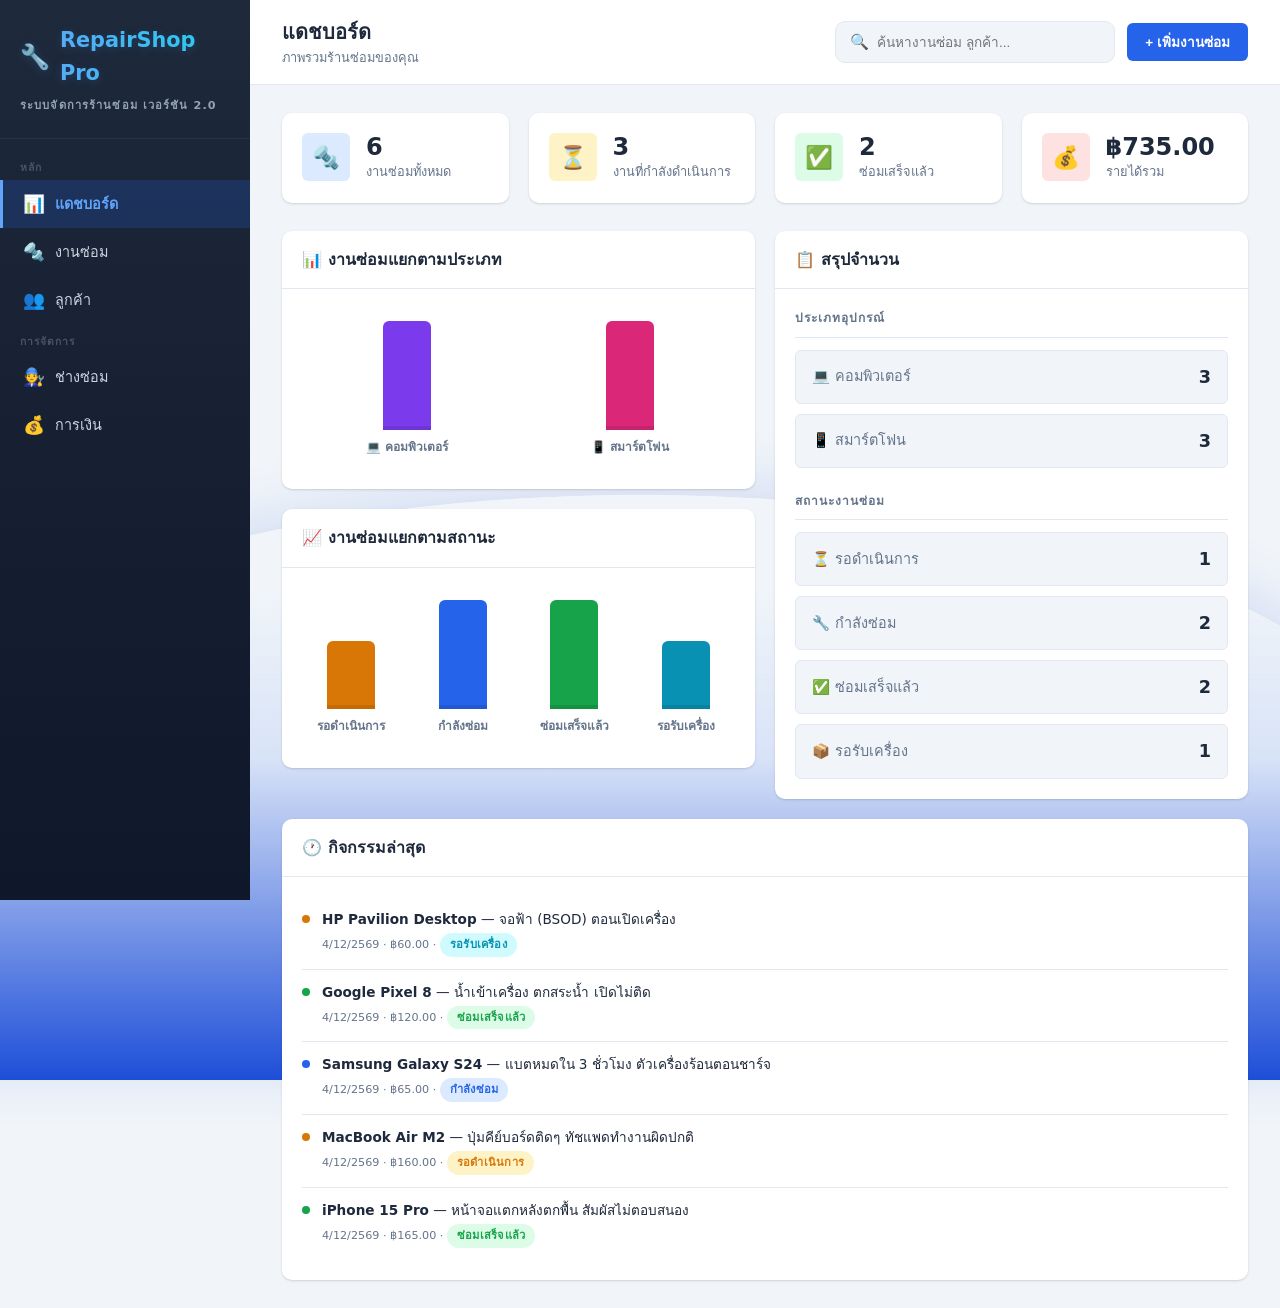
<file: index.html>
<!DOCTYPE html>
<html lang="th">
<head>
    <meta charset="UTF-8">
    <meta name="viewport" content="width=device-width, initial-scale=1.0">
    <title>RepairShop Pro — ระบบจัดการร้านซ่อมคอมพิวเตอร์และสมาร์ตโฟน</title>
    <link rel="stylesheet" href="style.css">
</head>
<body>

<!-- ───────── APP SHELL ───────── -->
<div class="app">
    <!-- SIDEBAR -->
    <aside class="sidebar" id="sidebar">
        <div class="sidebar-brand">
            <h1><span class="icon">🔧</span> RepairShop Pro</h1>
            <p>ระบบจัดการร้านซ่อม เวอร์ชัน 2.0</p>
        </div>
        <nav>
            <div class="nav-section">หลัก</div>
            <div class="nav-item active" data-page="dashboard">
                <span class="icon">📊</span> แดชบอร์ด
            </div>
            <div class="nav-item" data-page="repairs">
                <span class="icon">🔩</span> งานซ่อม
            </div>
            <div class="nav-item" data-page="customers">
                <span class="icon">👥</span> ลูกค้า
            </div>
            <div class="nav-section">การจัดการ</div>
            <div class="nav-item" data-page="technicians">
                <span class="icon">🧑‍🔧</span> ช่างซ่อม
            </div>
            <div class="nav-item" data-page="billing">
                <span class="icon">💰</span> การเงิน
            </div>
        </nav>
    </aside>

    <!-- MAIN -->
    <div class="main">
        <!-- TOP BAR -->
        <header class="topbar">
            <div class="topbar-left">
                <h2 id="pageTitle">แดชบอร์ด</h2>
                <p id="pageSubtitle">ภาพรวมร้านซ่อมของคุณ</p>
            </div>
            <div class="topbar-right">
                <div class="search-box">
                    <span class="icon">🔍</span>
                    <input type="search" id="globalSearch" placeholder="ค้นหางานซ่อม ลูกค้า..." autocomplete="off">
                </div>
                <button class="btn btn-primary" id="addNewBtn">+ เพิ่มงานซ่อม</button>
            </div>
        </header>

        <!-- CONTENT -->
        <div class="content">

            <!-- ════════════ DASHBOARD PAGE ════════════ -->
            <div class="page active" id="page-dashboard">
                <div class="stats-grid" id="statsGrid"></div>
                
                <!-- โครงสร้าง Grid แบ่งซ้าย-ขวา -->
                <div style="display:grid; grid-template-columns:1fr 1fr; gap:20px; align-items: stretch;">
                    
                    <!-- ฝั่งซ้าย: กราฟ Type อยู่บน Status -->
                    <div style="display:flex; flex-direction:column; gap:20px;">
                        <div class="card">
                            <div class="card-header"><h3>📊 งานซ่อมแยกตามประเภท</h3></div>
                            <div class="card-body"><div class="chart-bars" id="typeChart"></div></div>
                        </div>
                        <div class="card">
                            <div class="card-header"><h3>📈 งานซ่อมแยกตามสถานะ</h3></div>
                            <div class="card-body"><div class="chart-bars" id="statusChart"></div></div>
                        </div>
                    </div>

                    <!-- ฝั่งขวา: สรุปจำนวนอุปกรณ์และสถานะ -->
                    <div class="card" style="display: flex; flex-direction: column;">
                        <div class="card-header"><h3>📋 สรุปจำนวน</h3></div>
                        <!-- เพิ่ม id="summaryCounts" ตรงนี้เพื่อให้ app.js ดึงข้อมูลมาแสดง -->
                        <div class="card-body" id="summaryCounts" style="flex-grow: 1;">
                            <!-- ข้อมูลจะถูกโหลดผ่าน JavaScript -->
                        </div>
                    </div>

                </div>
                
                <div class="card" style="margin-top:20px;">
                    <div class="card-header"><h3>🕐 กิจกรรมล่าสุด</h3></div>
                    <div class="card-body"><div class="activity-list" id="recentActivity"></div></div>
                </div>
            </div>

            <!-- ════════════ REPAIRS PAGE ════════════ -->
            <div class="page" id="page-repairs">
                <div style="display:flex; gap:12px; margin-bottom:18px; flex-wrap:wrap; align-items:center;">
                    <div class="select-wrapper">
                        <select id="filterStatus" class="custom-select">
                            <option value="">📋 ทุกสถานะ</option>
                            <option value="Pending">⏳ รอดำเนินการ</option>
                            <option value="In Progress">🔧 กำลังซ่อม</option>
                            <option value="Completed">✅ ซ่อมเสร็จแล้ว</option>
                            <option value="Ready for Pickup">📦 รอรับเครื่อง</option>
                            <option value="Cancelled">❌ ยกเลิก</option>
                        </select>
                    </div>

                    <div class="select-wrapper">
                        <select id="filterType" class="custom-select">
                            <option value="">⚙️ ทุกประเภท</option>
                            <option value="Computer">💻 คอมพิวเตอร์</option>
                            <option value="Smartphone">📱 สมาร์ตโฟน</option>
                        </select>
                    </div>
                    <button class="btn btn-primary" onclick="openRepairModal()">+ เพิ่มงานซ่อม</button>
                </div>
                <div class="card">
                    <div class="card-body">
                        <div class="table-wrap">
                            <table>
                                <thead>
                                    <tr>
                                        <th>รหัส</th>
                                        <th>ลูกค้า</th>
                                        <th>อุปกรณ์</th>
                                        <th>ประเภท</th>
                                        <th>อาการเสีย</th>
                                        <th>สถานะ</th>
                                        <th>การชำระเงิน</th>
                                        <th>ค่าซ่อม</th>
                                        <th>วันที่</th>
                                        <th>จัดการ</th>
                                    </tr>
                                </thead>
                                <tbody id="repairsTable"></tbody>
                            </table>
                        </div>
                        <div class="empty-state" id="repairsEmpty" style="display:none;">
                            <div class="icon">🔩</div>
                            <h4>ยังไม่มีงานซ่อม</h4>
                            <p>คลิกปุ่ม "เพิ่มงานซ่อม" เพื่อเพิ่มงานซ่อมรายการแรก</p>
                        </div>
                    </div>
                </div>
            </div>

            <!-- ════════════ CUSTOMERS PAGE ════════════ -->
            <div class="page" id="page-customers">
                <div style="display:flex; gap:10px; margin-bottom:18px;">
                    <button class="btn btn-primary" onclick="openCustomerModal()">+ เพิ่มลูกค้า</button>
                </div>
                <div class="card">
                    <div class="card-body">
                        <div class="table-wrap">
                            <table>
                                <thead><tr><th>รหัส</th><th>ชื่อ-นามสกุล</th><th>อีเมล</th><th>เบอร์โทรศัพท์</th><th>จำนวนงานซ่อม</th><th>ยอดใช้จ่ายรวม</th><th>จัดการ</th></tr></thead>
                                <tbody id="customersTable"></tbody>
                            </table>
                        </div>
                        <div class="empty-state" id="customersEmpty" style="display:none;">
                            <div class="icon">👥</div>
                            <h4>ยังไม่มีข้อมูลลูกค้า</h4>
                            <p>เพิ่มลูกค้ารายแรกเพื่อเริ่มต้นใช้งาน</p>
                        </div>
                    </div>
                </div>
            </div>

            <!-- ════════════ TECHNICIANS PAGE ════════════ -->
            <div class="page" id="page-technicians">
                <div style="display:flex; gap:10px; margin-bottom:18px;">
                    <button class="btn btn-primary" onclick="openTechnicianModal()">+ เพิ่มช่างซ่อม</button>
                </div>
                <div class="card">
                    <div class="card-body">
                        <div class="table-wrap">
                            <table>
                                <thead><tr><th>รหัส</th><th>ชื่อ-นามสกุล</th><th>ความเชี่ยวชาญ</th><th>งานที่กำลังซ่อม</th><th>ซ่อมเสร็จแล้ว</th><th>คะแนน</th><th>จัดการ</th></tr></thead>
                                <tbody id="techniciansTable"></tbody>
                            </table>
                        </div>
                        <div class="empty-state" id="techniciansEmpty" style="display:none;">
                            <div class="icon">🧑‍🔧</div>
                            <h4>ยังไม่มีข้อมูลช่างซ่อม</h4>
                            <p>เพิ่มช่างซ่อมเพื่อมอบหมายงานซ่อม</p>
                        </div>
                    </div>
                </div>
            </div>

            <!-- ════════════ BILLING PAGE ════════════ -->
            <div class="page" id="page-billing">
                <div class="stats-grid" id="billingStats"></div>
                <div class="card">
                    <div class="card-header"><h3>💰 ใบแจ้งหนี้</h3></div>
                    <div class="card-body">
                        <div class="table-wrap">
                            <table>
                                <thead><tr><th>เลขที่ใบแจ้งหนี้</th><th>ลูกค้า</th><th>งานซ่อม</th><th>ค่าอะไหล่</th><th>ค่าแรง</th><th>ภาษี</th><th>รวม</th><th>สถานะการชำระเงิน</th><th>จัดการ</th></tr></thead>
                                <tbody id="billingTable"></tbody>
                            </table>
                        </div>
                        <div class="empty-state" id="billingEmpty" style="display:none;">
                            <div class="icon">💰</div>
                            <h4>ยังไม่มีใบแจ้งหนี้</h4>
                            <p>ใบแจ้งหนี้จะถูกสร้างอัตโนมัติเมื่องานซ่อมเสร็จสิ้น</p>
                        </div>
                    </div>
                </div>
            </div>
        </div>
    </div>
</div>

<!-- ══════════════════════════════════════════ -->
<!-- MODALS -->
<!-- ══════════════════════════════════════════ -->

<!-- REPAIR MODAL -->
<div class="modal-overlay" id="repairModal">
    <div class="modal">
        <div class="modal-header">
            <h3 id="repairModalTitle">เพิ่มงานซ่อม</h3>
            <button class="modal-close" onclick="closeModal('repairModal')">&times;</button>
        </div>
        <div class="modal-body">
            <form id="repairForm" class="form-grid" onsubmit="saveRepair(event)">
                <input type="hidden" id="repairId">
                <div class="form-group">
                    <label>ประเภทอุปกรณ์ *</label>
                    <select id="repairDeviceType" required onchange="toggleDeviceFields()">
                        <option value="">เลือกประเภท...</option>
                        <option value="Computer">คอมพิวเตอร์</option>
                        <option value="Smartphone">สมาร์ตโฟน</option>
                    </select>
                </div>
                <div class="form-group">
                    <label>ลูกค้า *</label>
                    <select id="repairCustomer" required></select>
                </div>
                <div class="form-group">
                    <label>ช่างผู้รับผิดชอบ</label>
                    <select id="repairTechnician">
                        <option value="">ยังไม่มอบหมาย</option>
                    </select>
                </div>
                <div class="form-group">
                    <label>ชื่ออุปกรณ์ *</label>
                    <input type="text" id="repairDeviceName" placeholder="เช่น Dell XPS 15" required>
                </div>
                <div class="form-group" id="computerSpecGroup">
                    <label>ระบบปฏิบัติการ / แพลตฟอร์ม</label>
                    <input type="text" id="repairOS" placeholder="เช่น Windows 11, macOS">
                </div>
                <div class="form-group" id="phoneSpecGroup">
                    <label>ระบบปฏิบัติการมือถือ</label>
                    <select id="repairPhoneOS">
                        <option value="">เลือกระบบปฏิบัติการ...</option>
                        <option value="iOS">iOS</option>
                        <option value="Android">Android</option>
                        <option value="HarmonyOS">HarmonyOS</option>
                    </select>
                </div>
                <div class="form-group full">
                    <label>อาการเสีย *</label>
                    <textarea id="repairIssue" placeholder="อธิบายอาการเสีย..." required></textarea>
                </div>
                <div class="form-group">
                    <label>สถานะ</label>
                    <select id="repairStatus">
                        <option value="Pending">รอดำเนินการ</option>
                        <option value="In Progress">กำลังซ่อม</option>
                        <option value="Completed">ซ่อมเสร็จแล้ว</option>
                        <option value="Ready for Pickup">รอรับเครื่อง</option>
                        <option value="Cancelled">ยกเลิก</option>
                    </select>
                </div>
                <div class="form-group">
                    <label>สถานะการชำระเงิน</label>
                    <select id="repairPaymentStatus">
                        <option value="Unpaid">ยังไม่ชำระเงิน</option>
                        <option value="Paid">ชำระเงินแล้ว</option>
                    </select>
                </div>
                <div class="form-group">
                    <label>ค่าอะไหล่ (บาท)</label>
                    <input type="number" id="repairPartsCost" min="0" step="0.01" value="0">
                </div>
                <div class="form-group">
                    <label>ชั่วโมงงานซ่อม</label>
                    <input type="number" id="repairLaborHours" min="0" step="0.5" value="1">
                </div>
                <div class="form-group">
                    <label>ความสำคัญ</label>
                    <select id="repairPriority">
                        <option value="Normal">ปกติ</option>
                        <option value="High">สูง</option>
                        <option value="Urgent">ด่วนมาก</option>
                    </select>
                </div>
                <div class="form-group full">
                    <label>บันทึกเพิ่มเติม</label>
                    <textarea id="repairNotes" placeholder="หมายเหตุอื่น ๆ..."></textarea>
                </div>
                <div class="form-actions">
                    <button type="button" class="btn btn-outline" onclick="closeModal('repairModal')">ยกเลิก</button>
                    <button type="submit" class="btn btn-primary">บันทึกงานซ่อม</button>
                </div>
            </form>
        </div>
    </div>
</div>

<!-- CUSTOMER MODAL -->
<div class="modal-overlay" id="customerModal">
    <div class="modal">
        <div class="modal-header">
            <h3 id="customerModalTitle">เพิ่มลูกค้า</h3>
            <button class="modal-close" onclick="closeModal('customerModal')">&times;</button>
        </div>
        <div class="modal-body">
            <form id="customerForm" class="form-grid" onsubmit="saveCustomer(event)">
                <input type="hidden" id="customerId">
                <div class="form-group">
                    <label>ชื่อ-นามสกุล *</label>
                    <input type="text" id="customerName" placeholder="ชื่อ นามสกุล" required>
                </div>
                <div class="form-group">
                    <label>อีเมล *</label>
                    <input type="email" id="customerEmail" placeholder="john@email.com" required>
                </div>
                <div class="form-group">
                    <label>เบอร์โทรศัพท์ *</label>
                    <input type="tel" id="customerPhone" placeholder="081-234-5678" required>
                </div>
                <div class="form-group">
                    <label>ที่อยู่</label>
                    <input type="text" id="customerAddress" placeholder="123 ถนนหลัก เมือง">
                </div>
                <div class="form-actions">
                    <button type="button" class="btn btn-outline" onclick="closeModal('customerModal')">ยกเลิก</button>
                    <button type="submit" class="btn btn-primary">บันทึกข้อมูลลูกค้า</button>
                </div>
            </form>
        </div>
    </div>
</div>

<!-- TECHNICIAN MODAL -->
<div class="modal-overlay" id="technicianModal">
    <div class="modal">
        <div class="modal-header">
            <h3 id="techModalTitle">เพิ่มช่างซ่อม</h3>
            <button class="modal-close" onclick="closeModal('technicianModal')">&times;</button>
        </div>
        <div class="modal-body">
            <form id="technicianForm" class="form-grid" onsubmit="saveTechnician(event)">
                <input type="hidden" id="technicianId">
                <div class="form-group">
                    <label>ชื่อ-นามสกุล *</label>
                    <input type="text" id="techName" placeholder="ชื่อ นามสกุล" required>
                </div>
                <div class="form-group">
                    <label>ความเชี่ยวชาญ *</label>
                    <select id="techSpecialization" required>
                        <option value="">เลือก...</option>
                        <option value="Computer Hardware">ฮาร์ดแวร์คอมพิวเตอร์</option>
                        <option value="Computer Software">ซอฟต์แวร์คอมพิวเตอร์</option>
                        <option value="Smartphone Hardware">ฮาร์ดแวร์สมาร์ตโฟน</option>
                        <option value="Smartphone Software">ซอฟต์แวร์สมาร์ตโฟน</option>
                        <option value="General">ทั่วไป</option>
                    </select>
                </div>
                <div class="form-group">
                    <label>เบอร์โทรศัพท์</label>
                    <input type="tel" id="techPhone" placeholder="081-234-5678">
                </div>
                <div class="form-group">
                    <label>ค่าแรงต่อชั่วโมง (บาท)</label>
                    <input type="number" id="techRate" min="0" step="0.5" value="25">
                </div>
                <div class="form-group full">
                    <label>ทักษะ (คั่นด้วยเครื่องหมายจุลภาค)</label>
                    <input type="text" id="techSkills" placeholder="เช่น บัดกรี, วินิจฉัยปัญหา, เปลี่ยนหน้าจอ">
                </div>
                <div class="form-actions">
                    <button type="button" class="btn btn-outline" onclick="closeModal('technicianModal')">ยกเลิก</button>
                    <button type="submit" class="btn btn-primary">บันทึกข้อมูลช่างซ่อม</button>
                </div>
            </form>
        </div>
    </div>
</div>

<!-- DETAIL MODAL -->
<div class="modal-overlay" id="detailModal">
    <div class="modal">
        <div class="modal-header">
            <h3>รายละเอียดงานซ่อม</h3>
            <button class="modal-close" onclick="closeModal('detailModal')">&times;</button>
        </div>
        <div class="modal-body" id="detailContent"></div>
    </div>
</div>

<!-- TOAST CONTAINER -->
<div class="toast-container" id="toastContainer"></div>

<!-- ═══════════════════════════════════════════════════════ -->
<!-- JAVASCRIPT — LINKED EXTERNAL FILE                       -->
<!-- ═══════════════════════════════════════════════════════ -->
<script src="app.js"></script>
</body>
</html>
</file>
<file: style.css>
/* ───────── CSS RESET & VARIABLES ───────── */
*, *::before, *::after { box-sizing: border-box; margin: 0; padding: 0; }

:root {
    --primary: #2563eb;
    --primary-dark: #1d4ed8;
    --primary-light: #dbeafe;
    --success: #16a34a;
    --success-light: #dcfce7;
    --warning: #d97706;
    --warning-light: #fef3c7;
    --danger: #dc2626;
    --danger-light: #fee2e2;
    --info: #0891b2;
    --info-light: #cffafe;
    --bg: #f1f5f9;
    --surface: #ffffff;
    --text: #1e293b;
    --text-muted: #64748b;
    --border: #e2e8f0;
    --shadow: 0 1px 3px rgba(0,0,0,.1), 0 1px 2px rgba(0,0,0,.06);
    --shadow-md: 0 4px 6px -1px rgba(0,0,0,.1), 0 2px 4px -2px rgba(0,0,0,.1);
    --shadow-lg: 0 10px 15px -3px rgba(0,0,0,.1), 0 4px 6px -4px rgba(0,0,0,.1);
    --radius: 10px;
    --radius-sm: 6px;
    --transition: .2s ease;
}

body {
    font-family: 'Segoe UI', system-ui, -apple-system, sans-serif;
    background: var(--bg);
    color: var(--text);
    line-height: 1.6;
    min-height: 100vh;
}

/* ───────── LAYOUT ───────── */
.app { display: flex; min-height: 100vh; }

/* ───────── SIDEBAR ───────── */
.sidebar {
    width: 250px;
    background: linear-gradient(180deg, #1e293b 0%, #0f172a 100%);
    color: #fff;
    padding: 0;
    display: flex;
    flex-direction: column;
    position: fixed;
    top: 0; left: 0; bottom: 0;
    z-index: 100;
    transition: transform var(--transition);
}

/* ───────── SIDEBAR BRAND (ปรับแต่งลูกเล่นใหม่) ───────── */
.sidebar-brand {
    padding: 24px 20px;
    border-bottom: 1px solid rgba(255,255,255,.05);
    position: relative;
    overflow: hidden;
    cursor: pointer;
    transition: background 0.3s ease;
}

.sidebar-brand::before {
    content: '';
    position: absolute;
    top: -50%; left: -50%;
    width: 200%; height: 200%;
    background: radial-gradient(circle, rgba(56, 189, 248, 0.15) 0%, transparent 60%);
    opacity: 0;
    transition: opacity 0.5s ease;
    pointer-events: none;
    z-index: 0;
}

.sidebar-brand:hover::before {
    opacity: 1;
}

.sidebar-brand:hover {
    background: rgba(255, 255, 255, 0.02);
}

.sidebar-brand h1 {
    font-size: 1.3rem;
    font-weight: 800;
    display: flex;
    align-items: center;
    gap: 10px;
    position: relative;
    z-index: 1;
    background: linear-gradient(90deg, #60a5fa 0%, #22d3ee 100%);
    -webkit-background-clip: text;
    -webkit-text-fill-color: transparent;
    text-shadow: 0 2px 10px rgba(96, 165, 250, 0.2);
}

.sidebar-brand h1 .icon { 
    font-size: 1.5rem; 
    -webkit-text-fill-color: initial;
    display: inline-block;
    transition: transform 0.5s cubic-bezier(0.175, 0.885, 0.32, 1.275);
}

.sidebar-brand:hover h1 .icon {
    transform: rotate(25deg) scale(1.15);
}

.sidebar-brand p {
    font-size: 0.7rem;
    color: #94a3b8;
    margin-top: 6px;
    position: relative;
    z-index: 1;
    text-transform: uppercase;
    letter-spacing: 0.1em;
    font-weight: 600;
    transition: color 0.3s ease;
}

.sidebar-brand:hover p {
    color: #cbd5e1;
}

.sidebar nav { flex: 1; padding: 12px 0; overflow-y: auto; }

.nav-section { padding: 8px 20px 4px; font-size: .65rem; text-transform: uppercase; letter-spacing: .08em; color: #475569; font-weight: 600; }

.nav-item {
    display: flex;
    align-items: center;
    gap: 12px;
    padding: 10px 20px;
    cursor: pointer;
    transition: all var(--transition);
    color: #cbd5e1;
    font-size: .9rem;
    border-left: 3px solid transparent;
}

.nav-item:hover { background: rgba(255,255,255,.05); color: #fff; }
.nav-item.active { background: rgba(37,99,235,.2); color: #60a5fa; border-left-color: #60a5fa; font-weight: 600; }
.nav-item .icon { width: 20px; text-align: center; font-size: 1.1rem; }

/* ───────── MAIN CONTENT ───────── */
.main { flex: 1; margin-left: 250px; display: flex; flex-direction: column; min-height: 100vh; }

/* ───────── TOP BAR ───────── */
.topbar {
    background: var(--surface);
    border-bottom: 1px solid var(--border);
    padding: 16px 32px;
    display: flex;
    align-items: center;
    justify-content: space-between;
    position: sticky;
    top: 0;
    z-index: 50;
}

.topbar-left h2 { font-size: 1.25rem; font-weight: 700; }
.topbar-left p { font-size: .8rem; color: var(--text-muted); }

.topbar-right { display: flex; align-items: center; gap: 12px; }

.search-box {
    display: flex;
    align-items: center;
    background: var(--bg);
    border: 1px solid var(--border);
    border-radius: var(--radius);
    padding: 8px 14px;
    gap: 8px;
    width: 280px;
}

.search-box input {
    border: none;
    background: transparent;
    outline: none;
    font-size: .85rem;
    width: 100%;
    color: var(--text);
}

.search-box .icon { color: var(--text-muted); font-size: .95rem; }

.btn {
    display: inline-flex;
    align-items: center;
    gap: 6px;
    padding: 8px 18px;
    border: none;
    border-radius: var(--radius-sm);
    font-size: .85rem;
    font-weight: 600;
    cursor: pointer;
    transition: all var(--transition);
    white-space: nowrap;
}

.btn-primary { background: var(--primary); color: #fff; }
.btn-primary:hover { background: var(--primary-dark); }
.btn-success { background: var(--success); color: #fff; }
.btn-success:hover { background: #15803d; }
.btn-danger { background: var(--danger); color: #fff; }
.btn-danger:hover { background: #b91c1c; }
.btn-warning { background: var(--warning); color: #fff; }
.btn-warning:hover { background: #b45309; }
.btn-outline { background: transparent; color: var(--text); border: 1px solid var(--border); }
.btn-outline:hover { background: var(--bg); }
.btn-sm { padding: 5px 10px; font-size: .75rem; }
.btn-icon { padding: 6px 8px; }

/* ───────── CONTENT AREA ───────── */
.content { padding: 28px 32px; flex: 1; }

.page { display: none; }
.page.active { display: block; animation: fadeIn .3s ease; }

@keyframes fadeIn { from { opacity: 0; transform: translateY(8px); } to { opacity: 1; transform: translateY(0); } }

/* ───────── DASHBOARD CARDS ───────── */
.stats-grid {
    display: grid;
    grid-template-columns: repeat(auto-fit, minmax(220px, 1fr));
    gap: 20px;
    margin-bottom: 28px;
}

.stat-card {
    background: var(--surface);
    border-radius: var(--radius);
    padding: 20px;
    box-shadow: var(--shadow);
    display: flex;
    align-items: flex-start;
    gap: 16px;
    transition: transform var(--transition), box-shadow var(--transition);
}

.stat-card:hover { transform: translateY(-2px); box-shadow: var(--shadow-md); }

.stat-icon {
    width: 48px;
    height: 48px;
    border-radius: var(--radius-sm);
    display: flex;
    align-items: center;
    justify-content: center;
    font-size: 1.4rem;
    flex-shrink: 0;
}

.stat-icon.blue { background: var(--primary-light); }
.stat-icon.green { background: var(--success-light); }
.stat-icon.orange { background: var(--warning-light); }
.stat-icon.red { background: var(--danger-light); }

.stat-info h3 { font-size: 1.5rem; font-weight: 700; line-height: 1.2; }
.stat-info p { font-size: .8rem; color: var(--text-muted); }

/* ───────── CARDS / PANELS ───────── */
.card {
    background: var(--surface);
    border-radius: var(--radius);
    box-shadow: var(--shadow);
    overflow: hidden;
}

.card-header {
    padding: 16px 20px;
    border-bottom: 1px solid var(--border);
    display: flex;
    align-items: center;
    justify-content: space-between;
}

.card-header h3 { font-size: 1rem; font-weight: 700; }

.card-body { padding: 20px; }

/* ───────── TABLE ───────── */
.table-wrap { overflow-x: auto; }

table {
    width: 100%;
    border-collapse: collapse;
    font-size: .85rem;
}

thead th {
    text-align: left;
    padding: 12px 16px;
    background: #f8fafc;
    font-weight: 600;
    color: var(--text-muted);
    font-size: .75rem;
    text-transform: uppercase;
    letter-spacing: .04em;
    border-bottom: 1px solid var(--border);
    white-space: nowrap;
}

tbody td {
    padding: 12px 16px;
    border-bottom: 1px solid var(--border);
    vertical-align: middle;
}

tbody tr:hover { background: #f8fafc; }
tbody tr:last-child td { border-bottom: none; }

.badge {
    display: inline-block;
    padding: 3px 10px;
    border-radius: 20px;
    font-size: .7rem;
    font-weight: 600;
    text-transform: uppercase;
    letter-spacing: .02em;
}

.badge-pending { background: var(--warning-light); color: var(--warning); }
.badge-progress { background: var(--primary-light); color: var(--primary); }
.badge-completed { background: var(--success-light); color: var(--success); }
.badge-ready { background: var(--info-light); color: var(--info); }
.badge-cancelled { background: var(--danger-light); color: var(--danger); }
.badge-computer { background: #ede9fe; color: #7c3aed; }
.badge-phone { background: #fce7f3; color: #db2777; }
.badge-paid { background: var(--success-light); color: var(--success); }
.badge-unpaid { background: var(--danger-light); color: var(--danger); }

.actions { display: flex; gap: 4px; }

/* ───────── FORMS ───────── */
.form-grid {
    display: grid;
    grid-template-columns: 1fr 1fr;
    gap: 18px;
}

.form-group { display: flex; flex-direction: column; gap: 6px; }
.form-group.full { grid-column: 1 / -1; }

.form-group label {
    font-size: .8rem;
    font-weight: 600;
    color: var(--text-muted);
}

.form-group input,
.form-group select,
.form-group textarea {
    padding: 9px 13px;
    border: 1px solid var(--border);
    border-radius: var(--radius-sm);
    font-size: .85rem;
    font-family: inherit;
    color: var(--text);
    background: var(--surface);
    transition: border-color var(--transition);
    outline: none;
}

.form-group input:focus,
.form-group select:focus,
.form-group textarea:focus {
    border-color: var(--primary);
    box-shadow: 0 0 0 3px var(--primary-light);
}

.form-group textarea { resize: vertical; min-height: 80px; }

.form-actions {
    grid-column: 1 / -1;
    display: flex;
    gap: 10px;
    justify-content: flex-end;
    padding-top: 10px;
    border-top: 1px solid var(--border);
    margin-top: 8px;
}

/* ───────── MODAL ───────── */
.modal-overlay {
    display: none;
    position: fixed;
    inset: 0;
    background: rgba(0,0,0,.5);
    z-index: 200;
    align-items: center;
    justify-content: center;
    animation: fadeIn .2s ease;
}

.modal-overlay.active { display: flex; }

.modal {
    background: var(--surface);
    border-radius: var(--radius);
    width: 95%;
    max-width: 640px;
    max-height: 90vh;
    overflow-y: auto;
    box-shadow: var(--shadow-lg);
    animation: slideUp .3s ease;
}

@keyframes slideUp { from { transform: translateY(20px); opacity: 0; } to { transform: translateY(0); opacity: 1; } }

.modal-header {
    padding: 18px 24px;
    border-bottom: 1px solid var(--border);
    display: flex;
    align-items: center;
    justify-content: space-between;
}

.modal-header h3 { font-size: 1.1rem; font-weight: 700; }

.modal-close {
    background: none;
    border: none;
    font-size: 1.5rem;
    cursor: pointer;
    color: var(--text-muted);
    padding: 0 4px;
}

.modal-close:hover { color: var(--text); }

.modal-body { padding: 24px; }

/* ───────── EMPTY STATE ───────── */
.empty-state {
    text-align: center;
    padding: 60px 20px;
    color: var(--text-muted);
}

.empty-state .icon { font-size: 3rem; margin-bottom: 12px; }
.empty-state h4 { font-size: 1rem; color: var(--text); margin-bottom: 6px; }
.empty-state p { font-size: .85rem; max-width: 400px; margin: 0 auto; }

/* ───────── TOAST ───────── */
.toast-container {
    position: fixed;
    top: 20px;
    right: 20px;
    z-index: 300;
    display: flex;
    flex-direction: column;
    gap: 8px;
}

.toast {
    padding: 12px 20px;
    border-radius: var(--radius-sm);
    color: #fff;
    font-size: .85rem;
    font-weight: 500;
    box-shadow: var(--shadow-md);
    animation: slideIn .3s ease, fadeOut .3s ease 2.7s forwards;
    display: flex;
    align-items: center;
    gap: 8px;
}

.toast-success { background: var(--success); }
.toast-error { background: var(--danger); }
.toast-info { background: var(--primary); }

@keyframes slideIn { from { transform: translateX(100px); opacity: 0; } to { transform: translateX(0); opacity: 1; } }
@keyframes fadeOut { to { opacity: 0; transform: translateY(-10px); } }

/* ───────── RECENT ACTIVITY ───────── */
.activity-list { display: flex; flex-direction: column; gap: 0; }

.activity-item {
    display: flex;
    gap: 12px;
    padding: 12px 0;
    border-bottom: 1px solid var(--border);
    font-size: .85rem;
}

.activity-item:last-child { border-bottom: none; }

.activity-dot {
    width: 8px;
    height: 8px;
    border-radius: 50%;
    margin-top: 6px;
    flex-shrink: 0;
}

.activity-time { font-size: .7rem; color: var(--text-muted); margin-top: 2px; }

/* ───────── SCROLLBAR ───────── */
::-webkit-scrollbar { width: 6px; }
::-webkit-scrollbar-track { background: transparent; }
::-webkit-scrollbar-thumb { background: #cbd5e1; border-radius: 3px; }

/* ═════════════════════════════════════════════════════════════ */
/* ───────── COMPONENTS (กราฟ สรุป แอร์ดรอปดาวน์) ───────── */
/* ═════════════════════════════════════════════════════════════ */

/* ───────── CHARTS (ลูกเล่นกราฟน่าดึงดูด) ───────── */
.chart-bars {
    display: flex;
    align-items: flex-end;
    gap: 14px;
    height: 160px;
    padding: 12px 0;
}

.chart-bar-group { 
    flex: 1; 
    display: flex; 
    flex-direction: column; 
    align-items: center; 
    gap: 8px; 
    height: 100%; 
    justify-content: flex-end; 
}

.chart-bar {
    width: 100%;
    max-width: 48px;
    border-radius: 6px 6px 0 0;
    transition: all 0.4s cubic-bezier(0.175, 0.885, 0.32, 1.275);
    position: relative;
    cursor: pointer;
    box-shadow: inset 0 -4px 0 rgba(0,0,0,0.1);
}

.chart-bar:hover {
    filter: brightness(1.15);
    transform: translateY(-8px) scale(1.05);
    box-shadow: 0 10px 20px rgba(0,0,0,0.15), inset 0 -4px 0 rgba(0,0,0,0.05);
}

.chart-bar:active {
    transform: translateY(-2px) scale(0.98);
    filter: brightness(0.9);
    transition: all 0.1s ease;
}

.chart-bar .tooltip {
    position: absolute;
    top: -35px;
    left: 50%;
    transform: translateX(-50%) translateY(10px);
    background: var(--text);
    color: #fff;
    padding: 4px 10px;
    border-radius: 6px;
    font-size: 0.75rem;
    font-weight: 700;
    white-space: nowrap;
    opacity: 0;
    pointer-events: none;
    transition: all 0.3s cubic-bezier(0.68, -0.55, 0.265, 1.55);
    box-shadow: var(--shadow-md);
}

.chart-bar .tooltip::after {
    content: '';
    position: absolute;
    bottom: -4px;
    left: 50%;
    transform: translateX(-50%);
    border-width: 5px 5px 0;
    border-style: solid;
    border-color: var(--text) transparent transparent transparent;
}

.chart-bar:hover .tooltip { 
    opacity: 1; 
    transform: translateX(-50%) translateY(0);
}

.chart-label { 
    font-size: 0.75rem; 
    color: var(--text-muted); 
    font-weight: 600; 
    transition: color 0.3s ease;
}

.chart-bar-group:hover .chart-label {
    color: var(--text);
}

/* ───────── SUMMARY COUNTS (ลูกเล่น Gradient & Hover) ───────── */
.summary-group {
    margin-bottom: 24px;
}
.summary-group:last-child {
    margin-bottom: 0;
}
.summary-title {
    font-size: 0.75rem;
    font-weight: 700;
    color: var(--text-muted);
    text-transform: uppercase;
    letter-spacing: 0.08em;
    margin-bottom: 12px;
    border-bottom: 1px solid var(--border);
    padding-bottom: 8px;
}
.summary-item {
    display: flex;
    justify-content: space-between;
    align-items: center;
    padding: 12px 16px;
    margin-bottom: 10px;
    background: var(--bg);
    border: 1px solid var(--border);
    border-radius: var(--radius-sm);
    transition: all 0.3s ease;
    cursor: pointer;
}
.summary-item:last-child {
    margin-bottom: 0;
}
.summary-item span {
    font-size: 0.9rem;
    color: var(--text-muted);
    transition: color 0.3s ease;
}
.summary-item strong {
    font-size: 1.1rem;
    color: var(--text);
    transition: color 0.3s ease;
}

.summary-item:hover {
    background: linear-gradient(135deg, var(--primary), var(--info));
    transform: translateY(-3px) scale(1.02);
    box-shadow: 0 8px 15px rgba(37, 99, 235, 0.25);
    border-color: transparent;
}
.summary-item:hover span, 
.summary-item:hover strong {
    color: #ffffff;
}

/* ───────── CUSTOM SELECT (Dropdown โมเดิร์นในหน้า Repairs) ───────── */
.select-wrapper {
    position: relative;
    display: inline-block;
    min-width: 160px;
}

.select-wrapper::after {
    content: "▼";
    font-size: 0.6rem;
    color: var(--primary);
    position: absolute;
    right: 14px;
    top: 50%;
    transform: translateY(-50%);
    pointer-events: none;
    transition: transform 0.3s ease;
}

.select-wrapper:focus-within::after {
    transform: translateY(-50%) rotate(180deg);
}

.custom-select {
    appearance: none;
    -webkit-appearance: none;
    -moz-appearance: none;
    width: 100%;
    padding: 10px 36px 10px 16px;
    background: var(--surface);
    border: 1.5px solid var(--border);
    border-radius: var(--radius-sm);
    font-size: 0.85rem;
    font-weight: 500;
    color: var(--text);
    cursor: pointer;
    box-shadow: 0 2px 4px rgba(0,0,0,0.02);
    transition: all 0.3s ease;
}

.custom-select:hover {
    border-color: #93c5fd;
    background: #f8fafc;
}

.custom-select:focus {
    outline: none;
    border-color: var(--primary);
    box-shadow: 0 0 0 4px var(--primary-light);
    background: var(--surface);
}

.custom-select option {
    background: var(--surface);
    color: var(--text);
    padding: 10px;
    font-size: 0.85rem;
}


/* ═════════════════════════════════════════════════════════════ */
/* ───────── CUSTOM BACKGROUND CURVE & PARTICLES (MODERN) ───────── */
/* ═════════════════════════════════════════════════════════════ */

/* ป้องกันไม่ให้เกิด Scrollbar แนวนอน */
body {
    overflow-x: hidden;
}

/* สร้างพื้นหลังโค้งที่ด้านล่าง ให้ดูโมเดิร์นและสมูท (Dark Gradient) */
body::before {
    content: '';
    position: fixed;
    bottom: -20vh; 
    left: -10vw;
    width: 120vw;
    height: 65vh;
    
    /* 
       ไล่สี Gradient โมเดิร์น: 
       เริ่มจากสีน้ำเงินเข้มสุดด้านล่าง (primary-dark)
       -> ค่อยๆ จางลงเป็นสีฟ้าโปร่งใสที่ระยะ 55%
       -> กลืนเนียนสนิทไปกับสีพื้นหลังเดิม (bg) ที่ระยะ 85% ขึ้นไป
    */
    background: linear-gradient(
        to top, 
        var(--primary-dark) 0%, 
        rgba(37, 99, 235, 0.12) 55%, 
        var(--bg) 85%
    );
    
    /* สร้างความโค้งมนที่ขอบบน */
    border-radius: 50% 50% 0 0;
    
    /* เพิ่มเงาเรืองแสง (Glow Effect) บางๆ สีน้ำเงินเข้มรอบๆ วงโค้ง ให้มิติที่ดูลึกและหรูหรา */
    box-shadow: 0 -10px 60px rgba(29, 78, 216, 0.15);
    
    z-index: -1; 
    pointer-events: none; 
}

/* สไตล์ของละอองเมาส์ (ปรับให้ดูมีแสงฟุ้งเรืองแสงแบบพรีเมียม) */
.cursor-particle {
    position: fixed;
    width: 12px;
    height: 12px;
    border-radius: 50%;
    pointer-events: none;
    z-index: 9999;
    
    /* เอฟเฟกต์เบลอและแสงฟุ้ง */
    filter: blur(2px);
    box-shadow: 0 0 10px currentColor; /* ให้ฟุ้งแสงสีเดียวกับตัวละออง */
    
    opacity: 0.7;
    transform: translate(-50%, -50%);
    animation: floatFadeModern 1s cubic-bezier(0.175, 0.885, 0.32, 1.275) forwards; 
}

/* อนิเมชั่นละอองที่เด้งและจางหายอย่างนุ่มนวล */
@keyframes floatFadeModern {
    0% { 
        opacity: 0.8; 
        transform: translate(-50%, -50%) scale(1); 
    }
    100% { 
        opacity: 0; 
        /* ดึงค่าพิกัดจาก JavaScript มาใช้ */
        transform: translate(calc(-50% + var(--dx)), calc(-50% + var(--dy))) scale(0.1); 
    }
}


/* ═════════════════════════════════════════════════════════════ */
/* ───────── RESPONSIVE (ปรับหน้าจอให้ยืดหยุ่นทุกอุปกรณ์) ───────── */
/* ═════════════════════════════════════════════════════════════ */

/* แท็บเล็ตและหน้าจอขนาดกลาง */
@media (max-width: 992px) {
    #page-dashboard > div[style*="grid-template-columns"] {
        grid-template-columns: 1fr !important;
    }
}

/* แท็บเล็ตแนวตั้งและสมาร์ทโฟนทั่วไป */
@media (max-width: 768px) {
    .sidebar { transform: translateX(-100%); }
    .sidebar.open { transform: translateX(0); }
    .main { margin-left: 0; }
    
    .topbar { 
        flex-direction: column; 
        align-items: flex-start;
        gap: 16px;
        padding: 16px; 
    }
    .topbar-right {
        width: 100%;
        justify-content: space-between;
    }
    .search-box { width: 100%; max-width: none; flex-grow: 1; margin-right: 12px; }
    
    .content { padding: 16px; }
    .form-grid { grid-template-columns: 1fr; }
    .stats-grid { grid-template-columns: 1fr 1fr; }
    
    .modal {
        width: 100%;
        height: 100%;
        max-width: none;
        max-height: 100vh;
        border-radius: 0;
    }
}

/* สมาร์ทโฟนหน้าจอขนาดเล็ก */
@media (max-width: 480px) {
    .stats-grid { grid-template-columns: 1fr; }
    
    .topbar-right {
        flex-direction: column;
        align-items: stretch;
        gap: 12px;
    }
    .search-box { margin-right: 0; }
    .topbar-right .btn { width: 100%; justify-content: center; }

    /* ปรับแต่งกลุ่มตัวกรองค้นหาในหน้า Repairs ให้เรียงกันเต็มจอแนวตั้ง */
    .page > div[style*="display:flex"] {
        flex-direction: column;
        align-items: stretch !important;
    }
    .page > div[style*="display:flex"] > .select-wrapper,
    .page > div[style*="display:flex"] > button {
        width: 100%;
    }
}
</file>
